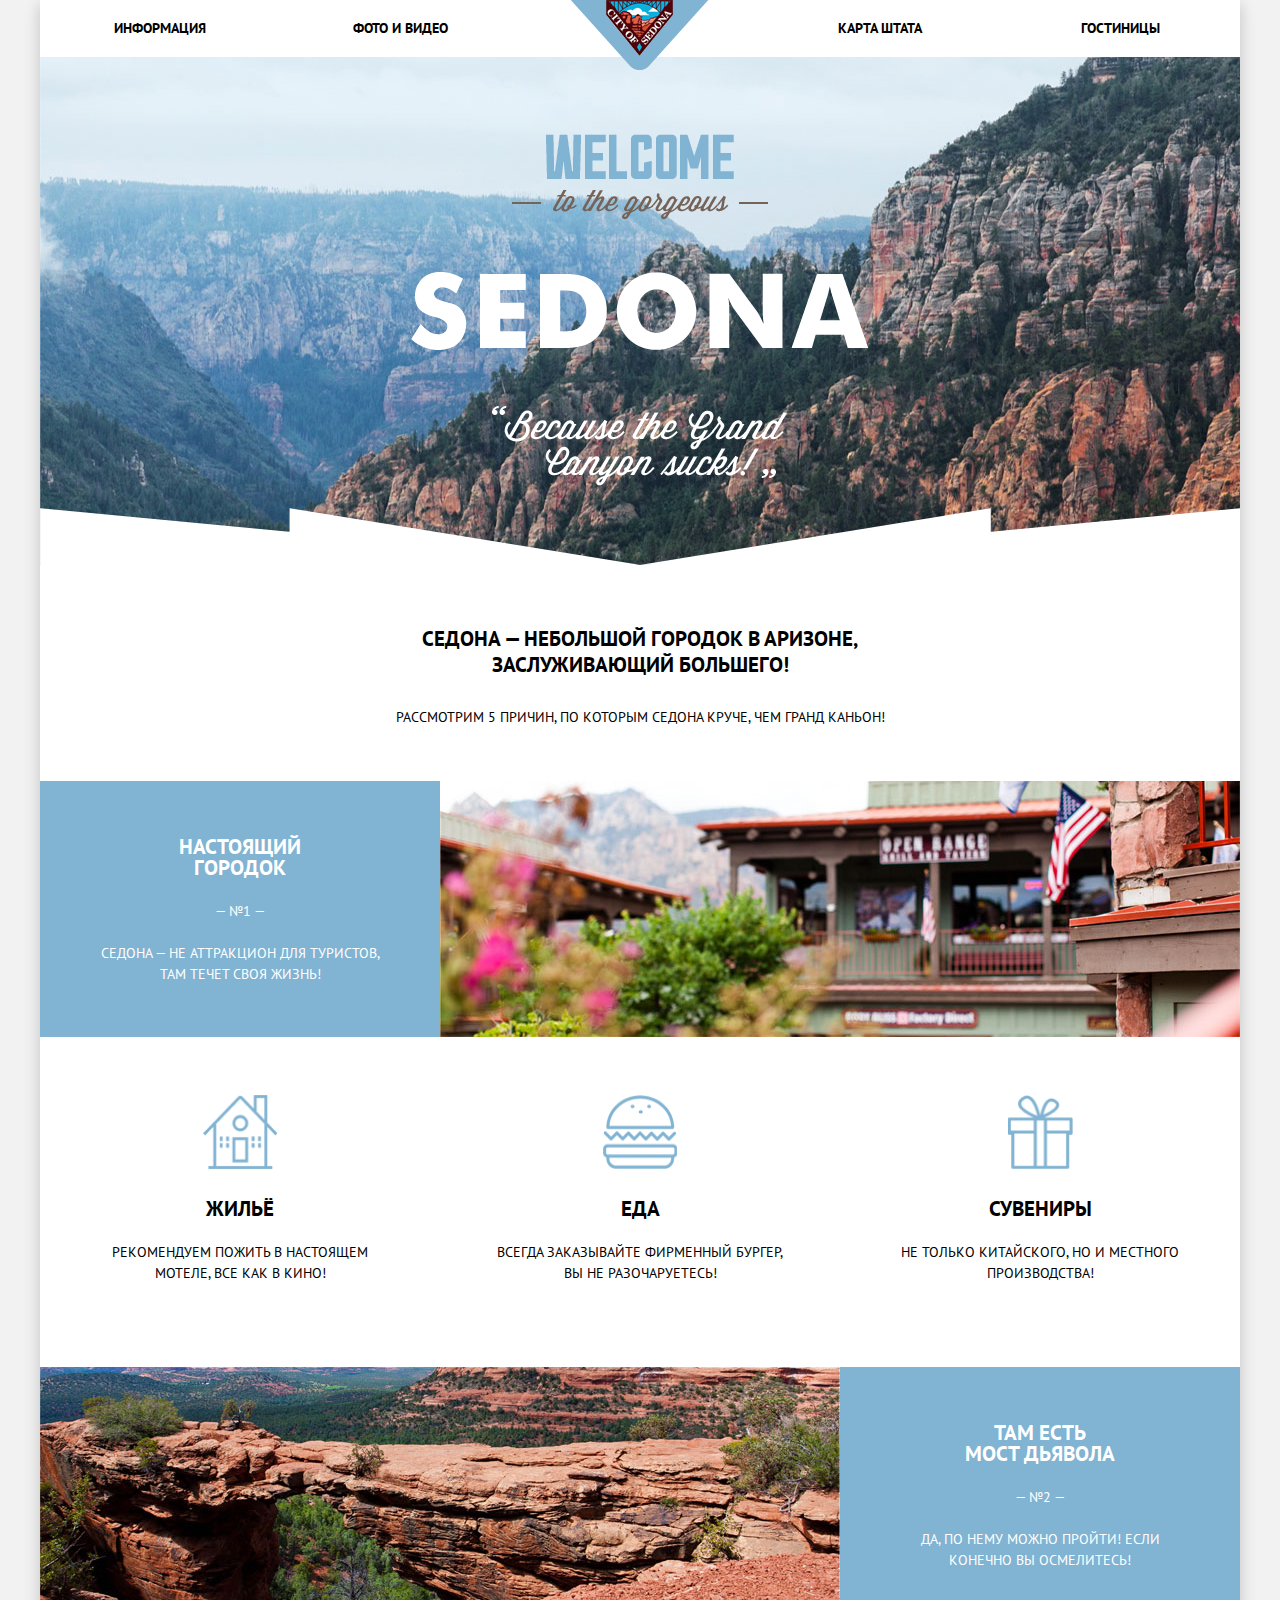
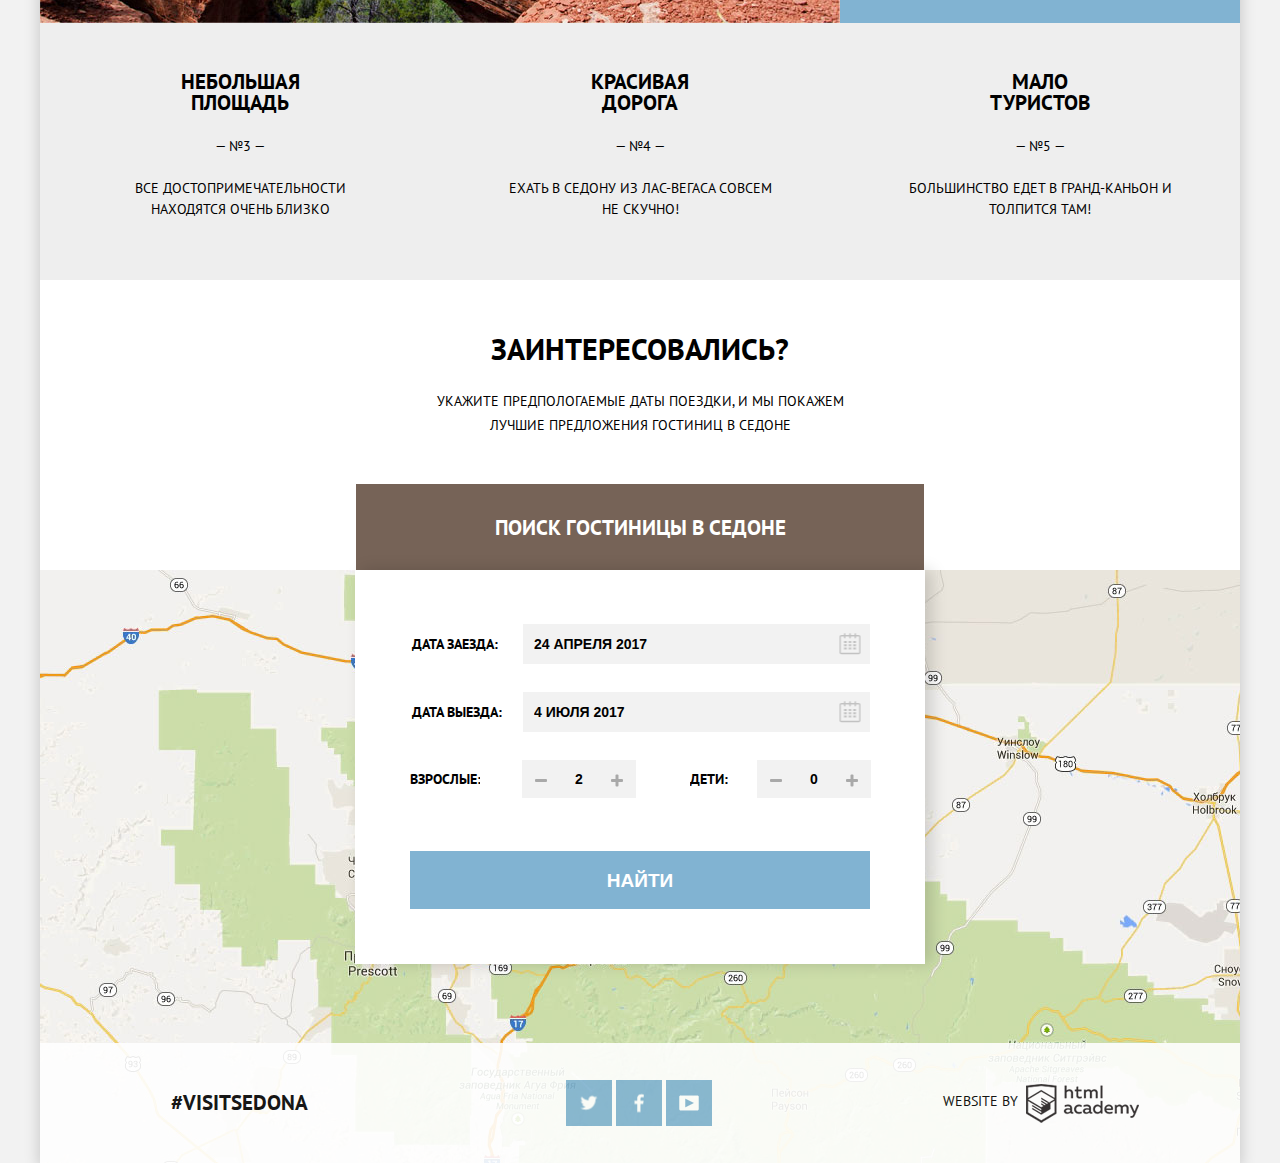
<file: index.html>
<!DOCTYPE html>
<html lang="ru">
<head>
    <meta charset="utf-8">
    <title>HTML Academy: Седона</title>
    <link rel="stylesheet" href="css/normalize.css">
    <link href="https://fonts.googleapis.com/css?family=PT+Sans:400,700&amp;subset=cyrillic" rel="stylesheet">
    <link rel="stylesheet" href="css/style.css">
</head>
<body>
<div class="wrapper">
    <header class="header">
        <nav class="header-menu">
            <ul class="menu-list">
                <li class="menu-item"><a href="#">информация</a></li>
                <li class="menu-item"><a href="#">фото и видео</a></li>
                <li class="menu-item"><a href="#">карта штата</a></li>
                <li class="menu-item"><a href="sedona-hotels.html">гостиницы</a></li>
            </ul>
        </nav>
        <a class="logo">
            <img src="img/logo-item.png" alt="Лого" width="138" height="70">
        </a>
    </header>
    <div class="promo">
        <img src="img/group-logo.png" alt="sedona" width="458" height="352">
    </div>

    <article class="reason">
        <header class="reason-header">
            <h1>cедона&nbsp;&mdash;&nbsp;небольшой городок в аризоне, заслуживающий большего!</h1>
            <p>Рассмотрим 5 причин, по которым Седона круче, чем Гранд Каньон!</p>
        </header>
        <!-- 1 -->
        <div class="reason-row clearfix">
            <div class="reason-option left">
                <h2 class="reason-title">Настоящий городок</h2>
                <div class="reason-number">&mdash;&nbsp;№1&nbsp;&mdash;</div>
                <p class="reason-text-1">Седона&nbsp;&mdash; не аттракцион для туристов, там течет своя жизнь!</p>
            </div>
            <div class="reason-pictures">
                <img src="img/photo-1.jpg" alt="горы" height="256" width="800">
            </div>
        </div>
        <!-- 2 -->
        <div class="reason-icon">
            <div class="reason-icon-name home">
                <h2 class="reason-title">Жильё</h2>
                <p class="reason-text-1">Рекомендуем пожить в настоящем мотеле, все как в кино!</p>
            </div>

            <div class="reason-icon-name eat">
                <h2 class="reason-title">Еда</h2>
                <p class="reason-text-1">Всегда заказывайте фирменный бургер, Вы не разочаруетесь!</p>
            </div>

            <div class="reason-icon-name gifts">
                <h2 class="reason-title">Сувениры</h2>
                <p class="reason-text-1">Не только китайского, но и местного производства!</p>
            </div>
        </div>
        <!-- 3 -->
        <div class="reason-row clearfix">

            <div class="reason-option right">
                <h2 class="reason-title">Там есть мост&nbsp;дьявола</h2>
                <div class="reason-number">&mdash;&nbsp;№2&nbsp;&mdash;</div>
                <p class="reason-text-1">Да, по нему можно пройти! Если конечно Вы осмелитесь!</p>
            </div>
            <div class="reason-pictures">
                <img src="img/photo-2.jpg" alt="еще горы=)" height="256" width="800">
            </div>
        </div>
        <!-- 4 -->
        <div class="reason-gray">
            <div class="reason-gray-option">
                <h2 class="reason-title">Небольшая площадь</h2>
                <div class="reason-number">&mdash;&nbsp;№3&nbsp;&mdash;</div>
                <p class="reason-text-2">Все достопримечательности находятся очень близко </p>
            </div>
            <div class="reason-gray-option">
                <h2 class="reason-title">Красивая дорога</h2>
                <div class="reason-number">&mdash;&nbsp;№4&nbsp;&mdash;</div>
                <p class="reason-text-2">Ехать в Седону из Лас-Вегаса совсем не скучно!</p>
            </div>
            <div class="reason-gray-option">
                <h2 class="reason-title">Мало туристов</h2>
                <div class="reason-number">&mdash;&nbsp;№5&nbsp;&mdash;</div>
                <p class="reason-text-2">Большинство едет в Гранд-Каньон и толпится там!</p>
            </div>
        </div>
    </article>

    <div class="search-form-header">
        <h2 class="call-to-action">Заинтересовались?</h2>
        <p>Укажите предпологаемые даты поездки, и мы покажем лучшие предложения гостиниц в седоне</p>
        <a class="search-form-link" href="#">Поиск гостиницы в Седоне</a>
    </div>
    <div class="search-form clearfix">
        <form action="search.html" method="post">
            <div class="search-form-row clearfix">
                <label class="search-form-label" for="from">Дата Заезда:</label>
                <input class="search-form-field" type="text" id="from" value="24 апреля 2017">
                <button type="button" class="search-form-calendar">Календарь</button>
            </div>

            <div class="search-form-row clearfix">
                <label class="search-form-label" for="to">Дата Выезда:</label>
                <input class="search-form-field" type="text" id="to" value="4 июля 2017">
                <button type="button" class="search-form-calendar">Календарь</button>
            </div>

            <div class="search-form-row clearfix">
                <div class="search-form-col">
                    <label for="number1" class="form-left-label">Взрослые:</label>
                    <div class="number">
                        <button class="number-btn-minus">-</button>
                        <input class="form-right-field" type="text" id="number1" value="2">
                        <button class="number-btn-plus">+</button>
                    </div>
                </div>
                <div class="search-form-col">
                    <label for="number2" class="form-left-label2">Дети:</label>
                    <div class="number clearfix">
                        <button class="number-btn-minus left">-</button>
                        <input class="form-right-field" type="text" id="number2" value="0">
                        <button class="number-btn-plus right">+</button>
                    </div>
                </div>
            </div>
            <button class="search-form-btn" type="submit">Найти</button>
        </form>
    </div>
    <div class="map"></div>
    <footer class="main-footer">
        <section class="footer-reviews column">
            <a href="#">#visitsedona</a>
        </section>
        <section class="footer-social column">
            <a class="social-btn social-btn-tv" href="#">Твиттер</a>
            <a class="social-btn social-btn-fb" href="#">Фейсбук</a>
            <a class="social-btn social-btn-youtube" href="#">Ютуб</a>
        </section>
        <section class="copyright column">
            <span>Website by</span>
            <a class="logo-htmlacademy" href="#">Логотип</a>
        </section>
    </footer>
</div>
</body>
</html>
</file>
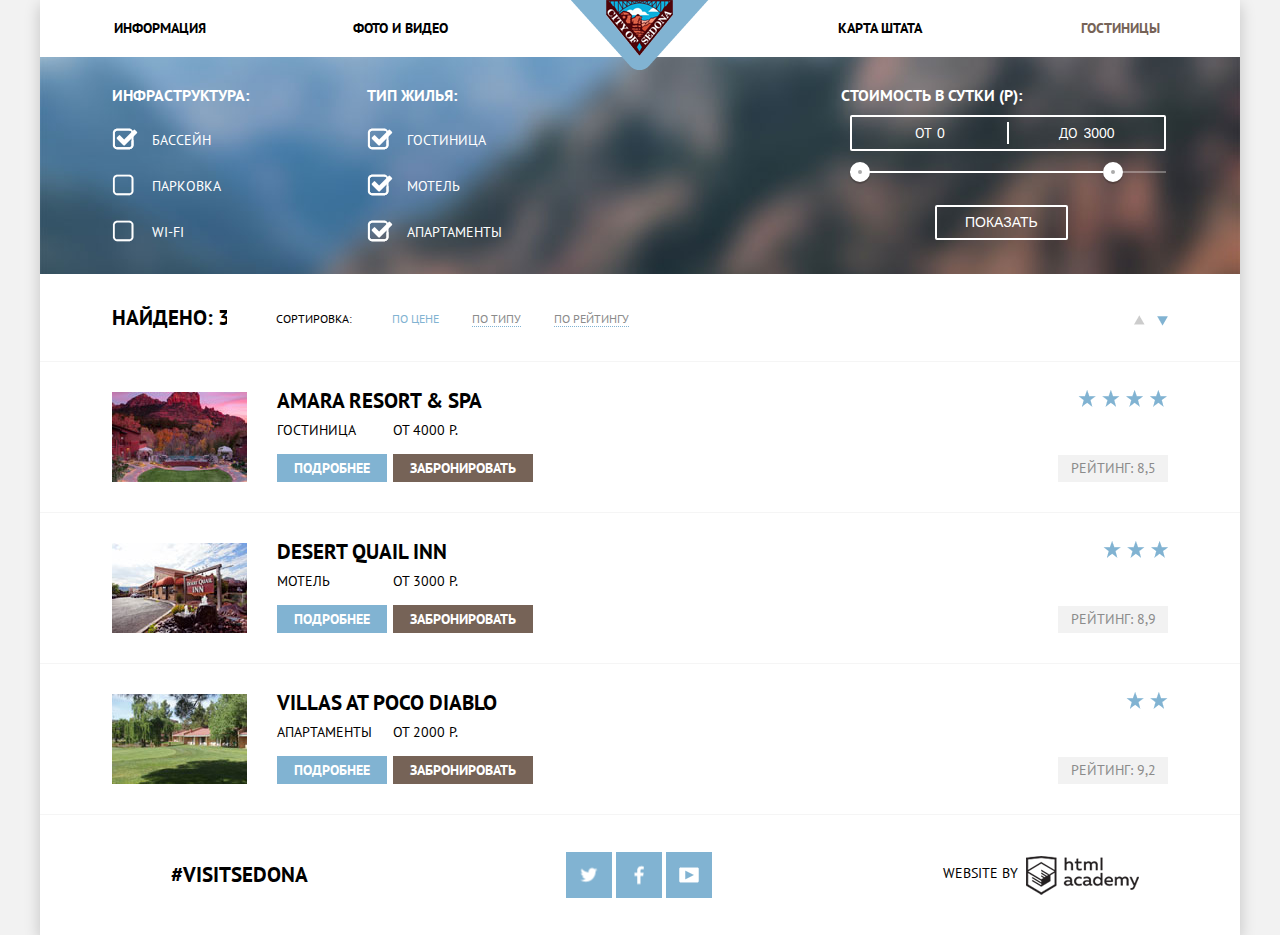
<file: sedona-hotels.html>
<!DOCTYPE html>
<html lang="ru">
<head>
    <meta charset="utf-8">
    <title>HTML Academy: Седона</title>
    <link rel="stylesheet" href="css/normalize.css">
    <link href="https://fonts.googleapis.com/css?family=PT+Sans:400,700&amp;subset=cyrillic" rel="stylesheet">
    <link rel="stylesheet" href="css/style.css">
</head>
<body>
<div class="wrapper">
    <header class="header">
        <nav class="header-menu">
            <ul class="menu-list">
                <li class="menu-item"><a href="#">информация</a></li>
                <li class="menu-item"><a href="#">фото и видео</a></li>
                <li class="menu-item"><a href="#">карта штата</a></li>
                <li class="menu-item"><a class="pushing">гостиницы</a></li>
            </ul>
        </nav>
        <a href="index.html" class="logo">
            <img src="img/logo-item.png" alt="" width="138" height="70">
        </a>
    </header>

    <div class="options-form clearfix">
        <form action="search.html" class="options-hotel" method="post">
            <fieldset class="filter-form-left">
                <legend class="filter-form-title">Инфраструктура:</legend>

                <input class="checkbox-icon" type="checkbox" id="swimingpool" value="Бассейн" checked>
                <label class="checkbox-name" for="swimingpool">Бассейн</label>

                <input class="checkbox-icon" type="checkbox" id="parking" value="Парковка">
                <label class="checkbox-name" for="parking">Парковка</label>

                <input class="checkbox-icon" type="checkbox" id="wifi" value="Wi-fi">
                <label class="checkbox-name" for="wifi">Wi-fi</label>
            </fieldset>

            <fieldset class="filter-form-left">
                <legend class="filter-form-title">Тип Жилья:</legend>

                <input class="checkbox-icon" type="checkbox" id="hotel" value="Гостиница" checked>
                <label class="checkbox-name" for="hotel">Гостиница</label>

                <input class="checkbox-icon" type="checkbox" id="motel" value="Мотель" checked>
                <label class="checkbox-name" for="motel">Мотель</label>

                <input class="checkbox-icon" type="checkbox" id="appartments" value="Апартаменты" checked>
                <label class="checkbox-name" for="appartments">Апартаменты</label>
            </fieldset>

            <fieldset class="filter-form-right">
                <legend class="filter-title">Стоимость в сутки (р):</legend>
                <div class="range-bar">
                    <label class="min-price">от <input type="text" name="min-price" value="0"></label>
                    <label class="max-price">до <input type="text" name="max-price" value="3000"></label>
                </div>
                <div class="range-controls">
                    <div class="scale">
                        <div class="bar"></div>
                    </div>
                    <div class="range-toggle range-toggle-min"></div>
                    <div class="range-toggle range-toggle-max"></div>
                </div>
                <button class="btn-transparent" type="submit">Показать</button>
            </fieldset>
        </form>
    </div>

    <div class="search-inform ">
        <span class="search-title">Найдено: 3</span>
        <div class="hotel-sort"><p>Сортировка:</p>
            <ul>
                <li class="hotel-sort-item"><a class="hotel-sort-link pushing2">По цене</a></li>
                <li class="hotel-sort-item"><a href="#" class="hotel-sort-link">По типу</a></li>
                <li class="hotel-sort-item"><a href="#" class="hotel-sort-link">По рейтингу</a></li>
            </ul>
        </div>
        <div class="hotel-cursor">
            <a href="#" class="hotel-sort-cursor"></a>
            <a class="hotel-sort-cursor2 active" ></a>
        </div>
    </div>
    <!-- 1 отель-->
    <article class="hotel clearfix">
        <div class="hotel-picture">
            <img src="img/amararesort.jpg" alt="" width="135" height="90">
        </div>
        <div class="hotel-content">
            <a class="hotel-content-name" href="#">Amara resort & spa</a>
            <div class="hotel-block-type">
                <span>Гостиница</span>
                <a class="btn-blue" href="">Подробнее</a>
            </div>
            <div class="hotel-block-btn">
                <span>От 4000 р.</span>
                <a class="btn-brown" href="">Забронировать</a>
            </div>
        </div>
        <div class="hotel-rate">
            <div class="hotel-5stars">5 звезд</div>
            <div class="hotel-rate-text">Рейтинг: 8,5</div>
        </div>
    </article>
    <!-- 2й отель-->
    <article class="hotel clearfix">
        <div class="hotel-picture">
            <img src="img/desert-quail.jpg" alt="" width="135" height="90">
        </div>
        <div class="hotel-content">
            <a class="hotel-content-name" href="#">Desert Quail inn</a>
            <div class="hotel-block-type">
                <span>Мотель</span>
                <a class="btn-blue" href="">Подробнее</a>
            </div>
            <div class="hotel-block-btn">
                <span>От 3000 р.</span>
                <a class="btn-brown" href="">Забронировать</a>
            </div>
        </div>
        <div class="hotel-rate">
            <div class="hotel-3stars">3 звезды</div>
            <div class="hotel-rate-text">Рейтинг: 8,9</div>
        </div>
    </article>
    <!-- 3й отель -->
    <article class="hotel clearfix">
        <div class="hotel-picture">
            <img src="img/poco-diablo.jpg" alt="" width="135" height="90">
        </div>
        <div class="hotel-content">
            <a class="hotel-content-name" href="#">Villas at poco diablo</a>
            <div class="hotel-block-type">
                <span>Апартаменты</span>
                <a class="btn-blue" href="">Подробнее</a>
            </div>
            <div class="hotel-block-btn">
                <span>От 2000 р.</span>
                <a class="btn-brown" href="">Забронировать</a>
            </div>
        </div>
        <div class="hotel-rate">
            <div class="hotel-2stars">2 Звезд</div>
            <div class="hotel-rate-text">Рейтинг: 9,2</div>
        </div>
    </article>
    <footer class="main-footer-1">
        <section class="footer-reviews column">
            <a href="#">#visitsedona</a>
        </section>
        <section class="footer-social column">
            <a class="social-btn social-btn-tv" href="#">Твиттер</a>
            <a class="social-btn social-btn-fb" href="#">Фейсбук</a>
            <a class="social-btn social-btn-youtube" href="#">Ютуб</a>
        </section>
        <section class="copyright column">
            <span>Website by</span>
            <a class="logo-htmlacademy" href="#">Логотип</a>
        </section>
    </footer>
</div>
</body>
</html>
</file>
<file: css/style.css>
html, body {
    margin: 0;
    padding: 0;
    font-size: 14px;
    font-weight: 700;
    font-family: "PT Sans", Arial, sans-serif;
    line-height: 21px;
    text-transform: uppercase;
    color: black;
    background-color: #f2f2f2;
}

.wrapper {
    position: relative;
    width: 1200px;
    margin: 0 auto;
    box-shadow: 0 5px 15px 0 rgba(0, 1, 1, .2);
}

.clearfix::after {
    content: "";
    display: table;
    clear: both;
}

/*--------------------------------------------------- Хедер для index.html-------------------------------------------*/
.header {
    position: relative;
    background-color: white;
}

.menu-list .pushing {
    color: #766357;
}

.header-menu a:hover {
    color: #81b3d2;
}

.header-menu a:active {
    color: #cacaca;
}

.menu-list {
    margin: 0;
    list-style-type: none;
    padding: 0;
    font-size: 0;
}

.menu-item {
    display: inline-block;
    width: 240px;
    padding-top: 15px;
    padding-bottom: 13px;
    vertical-align: middle;
    text-align: center;
}

.right {
    float: right;
}

.left {
    float: left;
}

.menu-list a {
    text-decoration: none;
    font-size: 14px;
    line-height: 26px;
    color: black;
}

.menu-item:nth-child(4n+2) {
    margin-right: 240px;
}

.logo {
    position: absolute;
    left: 50%;
    top: 0;
    display: block;
    transform: translatex(-50%);
    z-index: 5;
}

/*-------------------------------------Форма со шкалой (sedona-hotels.html)----------------------------------------*/
.filter-form-right {
    float: right;
    width: 316px;
    border: none;
    text-align: left;
    padding-right: 0;
}

.filter-title {
    font-weight: bold;
    font-size: 16px;
    line-height: 21px;
    margin-left: -9px;
    margin-bottom: 3px;
}

.range-bar {
    position: relative;
    height: 32px;
    margin-bottom: 20px;
    font-size: 0;
    border: 2px solid #ffffff;
    border-radius: 2px;
}

.range-bar::after {
    content: "";
    position: absolute;
    top: 50%;
    left: 50%;
    width: 2px;
    height: 22px;
    transform: translate(-50%, -50%);
    background: #ffffff;
}

.range-bar .min-price,
.range-bar .max-price {
    display: inline-block;
    font-size: 14px;
    font-weight: normal;
    line-height: 32px;
    vertical-align: top;
    cursor: pointer;
}

.range-bar .min-price,
.range-bar .max-price {
    width: 90px;
    padding-left: 55px;
    text-align: center;
}

.range-bar input {
    width: 50px;
    margin: 0;
    color: inherit;
    background: none;
    border: none;
}

.range-controls {
    position: relative;
    margin-bottom: 32px;
}

.range-controls .scale {
    height: 2px;
    background: rgba(255, 255, 255, 0.3);
}

.range-controls .bar {
    width: 80%;
    height: 2px;
    background: #ffffff;
}

.range-toggle {
    position: absolute;
    top: -9px;
    width: 4px;
    height: 4px;
    background: #ababab;
    border: 8px solid #ffffff;
    border-radius: 50%;
    box-shadow: 0 2px 1px 0 rgba(0, 1, 1, 0.2);
    cursor: pointer;
}

.range-toggle:hover {
    background: #1c4f80;
}

.range-toggle-min {
    left: 0;
}

.range-toggle-max {
    left: 80%;
}

.btn-transparent {
    display: block;
    margin: 0 auto 0 85px;
    padding: 5px 28px;
    font-weight: 400;
    font-size: 14px;
    line-height: 21px;
    color: #ffffff;
    text-transform: uppercase;
    background: transparent;
    border: 2px solid #ffffff;
    border-radius: 2px;
    cursor: pointer;
}

.btn-transparent:hover {
    color: #000000;
    background: #ffffff;
}

/*-------------------------------------Форма выбора отеля (sedona-hotels.html)----------------------------------------*/

.options-form {
    padding: 28px 72px 9px;
    background: #81b3d2 url(../img/filter-background.jpg) no-repeat no-repeat 50% 18%;
    background-size: cover;
    display: block;
    color: white;
    font-size: 16px;
    line-height: 21px;
}

.filter-form-left {
    float: left;
    width: 244px;
    margin: 0;
    border: none;
    padding-left: 0;
    padding-right: 11px;
}

.filter-form-title {
    padding-bottom: 3px;
}

.options-hotel .checkbox-icon + .checkbox-name {
    display: inline-block;
    width: 110px;
    line-height: 21px;
    font-weight: normal;
    font-size: 14px;
    margin-left: 0;
    vertical-align: middle;
    padding-top: 5px;
}

.checkbox-icon {
    display: none;
}

.checkbox-icon + .checkbox-name {
    display: block;
    margin: 10px 0;
    line-height: 21px;
    padding-left: 40px;
    position: relative;
    cursor: pointer;
}

.checkbox-icon + .checkbox-name::before {
    content: "";
    display: block;
    position: absolute;
    top: 3px;
    left: 0;
    width: 22px;
    height: 22px;
    background: url(../img/spritesheets.png) no-repeat -10px -247px;
}

.checkbox-icon:checked + .checkbox-name::after {
    content: "";
    position: absolute;
    top: 3px;
    left: 0;
    width: 26px;
    height: 22px;
    background: url(../img/spritesheets.png) no-repeat -10px -289px;
}

/*.checkbox-icon:disabled + .checkbox-name::before {*/
    /*content: "";*/
    /*display: block;*/
    /*position: absolute;*/
    /*top: 3px;*/
    /*left: 0;*/
    /*width: 22px;*/
    /*height: 22px;*/
    /*opacity: 0.2;*/
    /*background: url(../img/spritesheets.png) no-repeat -10px -247px;*/
/*}*/

/*.checkbox-icon:checked:disabled + .checkbox-name::after {*/
    /*content: "";*/
    /*position: absolute;*/
    /*top: 3px;*/
    /*left: 0;*/
    /*width: 26px;*/
    /*height: 22px;*/
    /*opacity: 0.2;*/
    /*background: url(../img/spritesheets.png) no-repeat -10px -289px;*/
/*}*/

/*-------------------------------------Форма c найденными отелями (sedona-hotels.html)--------------------------------*/

.search-inform {
    margin: 0 auto;
    padding: 0 72px 0 72px;
    background-color: white;
    border-bottom: 1px solid whitesmoke;
}

.hotel-sort-item {
    display: inline-block;
    vertical-align: top;
    margin-right: 30px;
}

.search-title {
    display: inline-block;
    padding-top: 31px;
    padding-bottom: 30px;
    font-size: 21px;
    line-height: 26px;
    font-weight: bold;
    vertical-align: middle;
    min-width: 115px;
    max-width: 115px;
    overflow: hidden;
    white-space: nowrap;
}

.hotel-sort {
    display: inline-block;
    padding-top: 3px;
    padding-right: 35px;
    padding-left: 45px;
    font-size: 12px;
    line-height: 18px;
    vertical-align: middle;
    min-width: 820px;
    max-width: 800px;
    overflow: hidden;
    white-space: nowrap;
}

.hotel-sort p {
    display: inline-block;
    padding-right: 37px;
    font-size: 12px;
    line-height: 18px;
    font-weight: 400;
    vertical-align: sub;
}

.hotel-sort ul {
    display: inline-block;
    padding-left: 0;
    font-weight: 400;
    vertical-align: sub;
}

.hotel-sort .pushing2 {
    text-decoration: none;
    color: #81b3d2;
    font-weight: 400;
    border-bottom: none;
}

.hotel-sort-link {
    text-decoration: none;
    color: #8b8b8b;
    font-weight: normal;
    border-bottom: 1px dotted #81b3d2;
}

.hotel-sort-link:hover {
    color: #81b3d2;
}

.hotel-sort-link:active {
    color: black;
    border-bottom: none;
}

.hotel-cursor {
    display: inline-block;
    vertical-align: baseline;
    font-size: 0;
}

.hotel-sort-cursor::before {
    content: "";
    display: inline-block;
    top: 0;
    left: 0;
    width: 11px;
    height: 10px;
    vertical-align: middle;
    background: url(../img/spritesheets.png) no-repeat -10px -421px;
    font-size: 21px;
    margin-left: -1px;
    margin-bottom: 2px;
}

.hotel-sort-cursor:hover::before {
    background: url(../img/spritesheets.png) -10px -451px;
}

.hotel-sort-cursor:active::before {
    background: url(../img/spritesheets.png) -10px -481px;
}

.hotel-sort-cursor2.active::before {
    content: "";
    display: inline-block;
    vertical-align: middle;
    top: 0;
    left: 0;
    width: 11px;
    height: 10px;
    background: url(../img/spritesheets.png) -10px -391px;

}

.hotel-sort-cursor2::before {
    content: "";
    display: inline-block;
    vertical-align: middle;
    top: 0;
    left: 0;
    width: 11px;
    height: 10px;
    background: url(../img/spritesheets.png) no-repeat -10px -331px;
    margin-left: 12px;

}

/*.hotel-sort-cursor2:hover::before {*/
    /*background: url(../img/spritesheets.png) -10px -361px;*/
/*}*/

.hotel-sort-cursor2:active::before {
    background: url(../img/spritesheets.png) -10px -391px;
}

/*--------------------------------------------Найденные отели (sedona-hotels.html)------------------------------------*/

.hotel {
    margin: 0 auto;
    min-height: 150px;
    padding: 0 72px 0 72px;
    border-bottom: 1px solid whitesmoke;
    background-color: white;
}

.hotel-picture {
    width: 165px;
    float: left;
    padding-top: 30px;
    padding-bottom: 24px;
}

.hotel-content {
    width: 780px;
    float: left;
    padding-top: 28px;
    padding-bottom: 25px;
}

.hotel-content-name {
    display: block;
    font-size: 21px;
    line-height: 26px;
    font-weight: bold;
    text-decoration: none;
    color: black;
    margin-top: -2px;

}

.hotel-content-name:hover {
    color: #81b3d2;
}

.hotel-content-name:active {
    color: #cacaca;
}

.hotel-rate {
    width: 110px;
    float: right;
    padding-top: 28px;
    padding-bottom: 25px;
}

.hotel-block-type,
.hotel-block-btn {
    display: inline-block;
    width: 100px;
    padding-right: 12px;
    line-height: 35px;
    vertical-align: bottom;
    margin-top: -4px;
}

.hotel-block-type span,
.hotel-block-btn span {
    line-height: 40px;
    font-weight: normal;
}

.btn-blue {
    padding: 5px 17px 5px 17px;
    text-decoration: none;
    background-color: #81b3d2;
    color: white;
    vertical-align: middle;
}

.btn-blue:hover {
    background-color: #669ec0;
}

.btn-blue:active {
    background-color: #5496bd;
    color: #81b3d2;
}

.btn-brown {
    padding: 5px 17px 5px 17px;
    text-decoration: none;
    background-color: #766357;
    color: white;
    vertical-align: middle;
}

.btn-brown:hover {
    background-color: #604e43;
}

.btn-brown:active {
    background-color: #503e33;
    color: #766357;
}

.hotel-5stars {
    content: "";
    display: block;
    font-size: 0;
    position: relative;
    left: 20px;
    width: 89px;
    height: 17px;
    background: url(../img/spritesheets.png) no-repeat -10px -84px;
}

.hotel-3stars {
    content: "";
    display: block;
    position: relative;
    left: 45px;
    font-size: 0;
    width: 65px;
    height: 17px;
    background: url(../img/spritesheets.png) no-repeat -10px -47px;
}

.hotel-2stars {
    content: "";
    display: block;
    font-size: 0;
    position: relative;
    left: 68px;
    width: 42px;
    height: 17px;
    background: url(../img/spritesheets.png) no-repeat -10px -10px;
}

.hotel-rate-text {
    margin-top: 44%;
    text-align: center;
    padding: 3px;
    background-color: #f2f2f2;
    color: #8b8b8b;
    font-weight: normal;
}

/*--------------------------------------------Промоблок с логотипом---------------------------------------------------*/

.promo {
    min-height: 431px;
    padding-top: 77px;
    background-size: cover;
    background: #81b3d2 url(../img/promo-background.jpg) no-repeat 50% 21%;
    position: relative;
}

.promo::after {
    position: absolute;
    bottom: 0;
    content: "";
    height: 57px;
    width: 100%;
    background-image: url(../img/shape.png);
    background-size: 100% 57px;
}

.promo img {
    margin: 0 auto;
    display: block;
}

/*------------------------- Преимущества хедер и 1 строка и Преимущества 3 строка-------------------------------------*/

.reason-header {
    position: relative;
    z-index: 4;
    padding-top: 61px;
    padding-bottom: 37px;
    background-color: white;
    text-align: center;
}

.reason-header h1 {
    width: 480px;
    margin: 0 auto;
    font-size: 21px;
    line-height: 26px;
}

.reason-header p {
    padding-top: 12px;
    line-height: 26px;
    font-weight: normal;
}

.reason-row {
    min-height: 256px;
    background-color: #81b3d2;
    color: white;
}

.reason-option {
    padding-top: 55px;
    padding-bottom: 51px;
    width: 400px;
    text-align: center;

}

.reason-title {
    max-width: 155px;
    margin: 0 auto 23px;
}

.reason-number {
    font-weight: normal;
    margin-bottom: 21px;
}

.reason-text-1 {
    width: 305px;
    margin: 0 auto;
    font-weight: normal;
}

.reason-pictures {
    width: 800px;
    overflow: hidden;
}

.reason-pictures img {
    display: block;
    width: 800px;
    height: 256px;
}

/* -----------------------------------------------Преимущества 2 строка-----------------------------------------------*/
.reason-icon {
    display: inline-block;
    padding: 0;
    text-align: center;
    background-color: white;
    font-size: 0;
    vertical-align: top;
}

.reason-icon-name {
    position: relative;
    display: inline-block;
    width: 400px;
    padding-top: 161px;
    padding-bottom: 83px;
    font-size: 14px;
    vertical-align: top;

}

.home::before {
    position: absolute;
    top: 58px;
    left: 0;
    content: "";
    height: 74px;
    width: 100%;
    background: url(../img/home1.png) 50% 23% no-repeat;
    background-size: 74px 74px;
}

.eat::before {
    position: absolute;
    top: 58px;
    left: 0;
    content: "";
    height: 74px;
    width: 100%;;
    background: url(../img/food1.png) 50% 23% no-repeat;
    background-size: 74px 74px;
}

.gifts::before {
    position: absolute;
    top: 58px;
    left: 0;
    content: "";
    height: 74px;
    width: 100%;
    background: url(../img/gift1.png) 50% 30% no-repeat;
    background-size: 65px 74px;
}

.reason-text-2 {
    width: 280px;
    margin: 0 auto;
    font-weight: normal;
    vertical-align: top;
}

/*------------------------------------------------Преимущества 4 строка-----------------------------------------------*/
.reason-gray {
    text-align: center;
    background-color: #eeeeee;
    padding: 0;
    font-size: 0;
}

.reason-gray-option {
    display: inline-block;
    width: 400px;
    padding-top: 48px;
    padding-bottom: 60px;
    font-size: 14px;
    vertical-align: top;
}

/* ----------------------------------------------Хедер Формы поиска---------------------------------------------------*/
.search-form-header {
    background-color: white;
    text-align: center;
    padding-top: 29px;
}

.call-to-action {
    font-size: 30px;
    line-height: 30px;
}

.search-form-header p {
    padding-bottom: 47px;
    width: 410px;
    margin: 0 auto;
    line-height: 24px;
    font-weight: normal;
}

.search-form-link {
    display: inline-block;
    vertical-align: middle;
    width: 568px;
    margin: 0 auto;
    background-color: #766357;
    padding-top: 31px;
    padding-bottom: 29px;
    text-decoration: none;
    font-size: 21px;
    line-height: 26px;
    font-weight: bold;
    color: white;

}

/*---------------------------------------------------------Карта------------------------------------------------------*/
.map {
    min-height: 593px;
    background: #cbdda9 url(../img/maps.jpg) no-repeat;
}

/*------------------------------------------------------Форма поиска--------------------------------------------------*/

.search-form {
    position: absolute;
    z-index: 5;
    width: 460px;
    background-color: white;
    color: black;
    padding: 54px 55px 55px;
    vertical-align: middle;
    left: 50%;
    margin-left: -285px;
    box-shadow: 7px 0 15px rgba(0, 0, 0, 0.15);
}

.search-form-row {
    padding-bottom: 28px;
}

.search-form-label {
    float: left;
    padding-top: 7px;
    padding-left: 2px;
    font-weight: bold;
    line-height: 27px;
    max-width: 90px;
    overflow: hidden;
    white-space: nowrap;
}

.search-form-field {
    float: right;
    position: relative;
    display: inline-block;
    width: 295px;
    padding-left: 10px;
    padding-right: 40px;
    height: 36px;
    line-height: 36px;
    background-color: #f2f2f2;
    outline: none;
    border: 1px solid #f2f2f2;
    font-size: 14px;
    text-transform: uppercase;
    font-weight: bold;
    vertical-align: middle;
}

.search-form-field:hover {
    background-color: #ebebeb;
}

.search-form-field:focus {
    background-color: transparent;
}

.search-form-calendar {
    vertical-align: top;
    width: 36px;
    height: 36px;
    position: absolute;
    font-size: 0;
    background-color: transparent;
    border: none;
    right: 0;
    margin-right: 57px;
    margin-top: 2px;
}

.search-form-calendar::before {
    content: "";
    position: absolute;
    width: 21px;
    height: 22px;
    transform: translate(-50%, -50%);
    background: url(../img/spritesheets.png) no-repeat -10px -121px;
}

.search-form-calendar:hover::before {
    background: url(../img/spritesheets.png) -10px -163px;
}

.search-form-calendar:active::before {
    background: url(../img/spritesheets.png) -10px -205px;
}

.search-form-col {
    width: 230px;
    float: left;
}

.form-left-label {
    float: left;
    margin-top: 9px;
    margin-right: 78px;
    max-width: 70px;
    overflow: hidden;
    white-space: nowrap;
}

.form-left-label2 {
    float: left;
    margin-top: 9px;
    margin-left: 50px;
    margin-right: 65px;
    max-width: 39px;
    overflow: hidden;
    white-space: nowrap;
}

/*!*---------------------------------кнопки ПЛЮС И МИНУС--*/
.number {
    margin-right: 0;
    font-size: 0;
}

.form-right-field {
    width: 38px;
    height: 36px;
    margin-right: 34px;
    text-align: center;
    background-color: #f2f2f2;
    border: none;
    font-weight: bold;
    font-size: 14px;
    outline: none;
}

.children {
    left: 71%;
}

.number-btn-minus,
.number-btn-plus {
    position: absolute;
    width: 38px;
    height: 38px;
    background-color: #f2f2f2;
    border: none;
    margin-left: -36px;
    font-size: 0;
    outline: none;
}

.number-btn-minus::before {
    content: "";
    position: absolute;
    width: 12px;
    height: 3px;
    top: 50%;
    right: 13px;
    background-color: #a9a9a9;
    border-radius: 1px;
}

.number-btn-minus:hover::before {
    background-color: black;
}

.number-btn-minus:active::before {
    background-color: #81b3d2;
}

.number-btn-plus::before,
.number-btn-plus::after {
    content: "";
    position: absolute;
    width: 12px;
    height: 3px;
    top: 50%;
    right: 13px;
    background-color: #a9a9a9;
    border-radius: 1px;
}

.number-btn-plus::after {
    transform: rotate(90deg);
}

.number-btn-plus:hover::before,
.number-btn-plus:hover::after {
    background-color: black;
}

.number-btn-plus:active::before,
.number-btn-plus:active::after {
    background-color: #81b3d2;
}

.search-form-btn {
    width: 460px;
    height: 58px;
    margin-top: 25px;
    background-color: #81b3d2;
    color: white;
    border: none;
    font-size: 19px;
    line-height: 26px;
    font-weight: bold;
    text-transform: uppercase;
    padding-top: 4px;
}

.search-form-btn:hover {
    background-color: #669ec0;
}

.search-form-btn:focus {
    background-color: #5496bd;
    color: #669ec0;
}

/* ------------------------------------------------------Футер--------------------------------------------------------*/
.main-footer {
    position: absolute;
    bottom: 0;
    color: black;
    padding-top: 5px;
    padding-bottom: 5px;
    width: 100%;
    background-color: white;
    opacity: 0.9;
}

.column {
    display: inline-block;
    width: 394px;
    margin-bottom: 32px;
    margin-top: 32px;
    margin-left: 2px;
    text-align: center;
    font-size: 16px;
    vertical-align: middle;
}

.footer-reviews a {
    line-height: 26px;
    font-weight: bold;
    text-decoration: none;
    color: black;
    font-size: 21px;
}

.social-btn {
    display: inline-block;
    vertical-align: top;
    width: 46px;
    height: 46px;
    font-size: 0;
    background-color: #81b3d2;
    position: relative;
}

.social-btn:hover {
    background-color: #669ec0;
}

.social-btn:active {
    background-color: #5496bd;
}

.social-btn::before {
    content: "";
    position: absolute;
    top: 50%;
    left: 50%;
    transform: translate(-50%, -50%);
    background: url(../img/spritesheets.png) no-repeat;
}

.social-btn-tv::before {
    width: 17px;
    height: 15px;
    background-position: -10px -550px;
}

.social-btn-tv:active::before {
    width: 17px;
    height: 15px;
    opacity: 0.4;
    background-color: #5496bd;
}

.social-btn-fb::before {
    width: 10px;
    height: 19px;
    background-position: -10px -511px;
}

.social-btn-fb:active::before {
    width: 10px;
    height: 19px;
    opacity: 0.4;
    background-color: #5496bd;
}

.social-btn-youtube::before {
    width: 20px;
    height: 16px;
    background-position: -10px -585px;
}

.social-btn-youtube:active::before {
    width: 20px;
    height: 16px;
    opacity: 0.4;
    background-color: #5496bd;
}

.copyright {
    display: inline-block;
    font-size: 0;
    position: relative;
    vertical-align: middle;
}

.logo-htmlacademy::before {
    content: "";
    top: -4px;
    right: 23%;
    position: absolute;
    width: 119px;
    height: 45px;
    background: url(../img/logo-htmlacademy.png) no-repeat;
}

.copyright span {
    font-weight: normal;
    font-size: 14px;
    line-height: 26px;
    margin-left: -117px;
}

.logo-htmlacademy:hover::before {
    vertical-align: middle;
    background-image: url(../img/logo-htmlacademy1.png);
}

.logo-htmlacademy:active::before {
    vertical-align: middle;
    background-image: url(../img/logo-htmlacademy2.png);
}

/* ----------------------------------------------------Футер (sedona-hotels.html)-------------------------------------*/
.main-footer-1 {
    bottom: 0;
    color: black;
    padding-top: 5px;
    padding-bottom: 5px;
    width: 100%;
    background-color: white;
}

/* ------------------------------------------------------Спрайты------------------------------------------------------*/

.sprite {
    background: url(../img/spritesheets.png) no-repeat;
    display: block;
}

.sprite-2stars {
    width: 42px;
    height: 17px;
    background-position: -10px -10px;
}

.sprite-3stars {
    width: 65px;
    height: 17px;
    background-position: -10px -47px;
}

.sprite-5stars {
    width: 89px;
    height: 17px;
    background-position: -10px -84px;
}

.sprite-calendar {
    width: 21px;
    height: 22px;
    background-position: -10px -121px;
}

.sprite-calendar2 {
    width: 21px;
    height: 22px;
    background-position: -10px -163px;
}

.sprite-calendar3 {
    width: 21px;
    height: 22px;
    background-position: -10px -205px;
}

.sprite-checkbox {
    width: 22px;
    height: 22px;
    background-position: -10px -247px;
}

.sprite-checkbox-checked {
    width: 26px;
    height: 22px;
    background-position: -10px -289px;
}

.sprite-cursordown {
    width: 11px;
    height: 10px;
    background-position: -10px -331px;
}

.sprite-cursordown2 {
    width: 11px;
    height: 10px;
    background-position: -10px -361px;
}

.sprite-cursordown3 {
    width: 11px;
    height: 10px;
    background-position: -10px -391px;
}

.sprite-cursorup {
    width: 11px;
    height: 10px;
    background-position: -10px -421px;
}

.sprite-cursorup2 {
    width: 11px;
    height: 10px;
    background-position: -10px -451px;
}

.sprite-cursorup3 {
    width: 11px;
    height: 10px;
    background-position: -10px -481px;
}

.sprite-facebook {
    width: 10px;
    height: 19px;
    background-position: -10px -511px;
}

.sprite-twitter {
    width: 17px;
    height: 15px;
    background-position: -10px -550px;
}

.sprite-youtube {
    width: 20px;
    height: 16px;
    background-position: -10px -585px;
}
</file>
